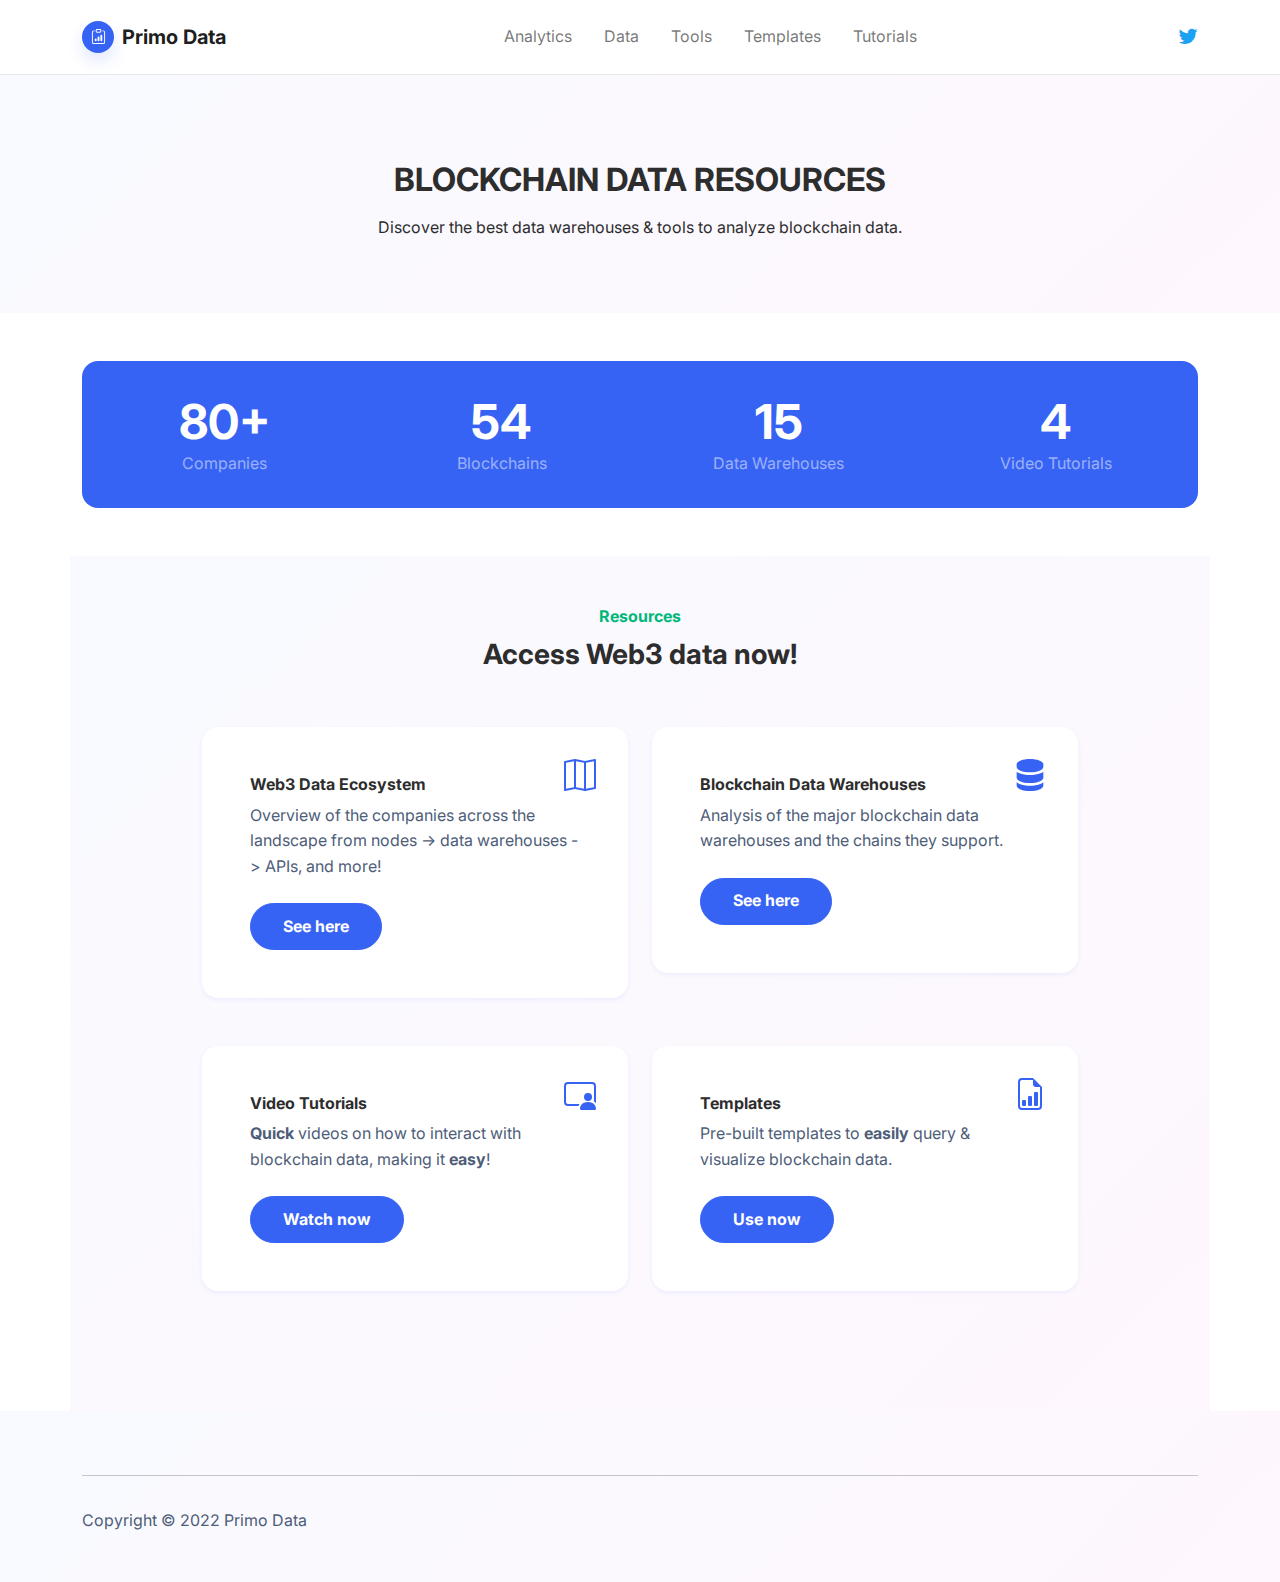
<file: index.html>
<!DOCTYPE html>
<html lang="en">

<head>
    <meta charset="utf-8">
    <meta name="viewport" content="width=device-width, initial-scale=1.0, shrink-to-fit=no">
    <title>Primo Data</title>
    <link rel="icon" type="image/jpeg" sizes="72x77" href="assets/img/favicon.jpg">
    <link rel="icon" type="image/jpeg" sizes="72x77" href="assets/img/favicon.jpg">
    <link rel="stylesheet" href="assets/bootstrap/css/bootstrap.min.css">
    <link rel="stylesheet" href="https://fonts.googleapis.com/css?family=Inter:300italic,400italic,600italic,700italic,800italic,400,300,600,700,800&amp;display=swap">
    <link rel="stylesheet" href="assets/fonts/font-awesome.min.css">
    <link rel="stylesheet" href="assets/css/custom.css">
    <link rel="stylesheet" href="assets/css/Pricing-Yearly--Monthly-badges.css">
    <link rel="stylesheet" href="assets/css/Responsive-Youtube-Embed.css">
    <link rel="stylesheet" href="assets/css/Team-Horizontal-icons.css">
    <link rel="stylesheet" href="assets/css/Team-Horizontal-images.css">
</head>

<body>
    <nav class="navbar navbar-light navbar-expand-md sticky-top navbar-shrink py-3" id="mainNav">
        <div class="container"><a class="navbar-brand d-flex align-items-center" href="/index.html"><span class="bs-icon-sm bs-icon-circle bs-icon-primary shadow d-flex justify-content-center align-items-center me-2 bs-icon"><svg xmlns="http://www.w3.org/2000/svg" width="1em" height="1em" fill="currentColor" viewBox="0 0 16 16" class="bi bi-clipboard-data" style="font-size: 15px;">
                        <path d="M4 11a1 1 0 1 1 2 0v1a1 1 0 1 1-2 0v-1zm6-4a1 1 0 1 1 2 0v5a1 1 0 1 1-2 0V7zM7 9a1 1 0 0 1 2 0v3a1 1 0 1 1-2 0V9z"></path>
                        <path d="M4 1.5H3a2 2 0 0 0-2 2V14a2 2 0 0 0 2 2h10a2 2 0 0 0 2-2V3.5a2 2 0 0 0-2-2h-1v1h1a1 1 0 0 1 1 1V14a1 1 0 0 1-1 1H3a1 1 0 0 1-1-1V3.5a1 1 0 0 1 1-1h1v-1z"></path>
                        <path d="M9.5 1a.5.5 0 0 1 .5.5v1a.5.5 0 0 1-.5.5h-3a.5.5 0 0 1-.5-.5v-1a.5.5 0 0 1 .5-.5h3zm-3-1A1.5 1.5 0 0 0 5 1.5v1A1.5 1.5 0 0 0 6.5 4h3A1.5 1.5 0 0 0 11 2.5v-1A1.5 1.5 0 0 0 9.5 0h-3z"></path>
                    </svg></span><span>Primo Data</span></a><button data-bs-toggle="collapse" class="navbar-toggler" data-bs-target="#navcol-1"><span class="visually-hidden">Toggle navigation</span><span class="navbar-toggler-icon"></span></button>
            <div class="collapse navbar-collapse" id="navcol-1">
                <ul class="navbar-nav mx-auto">
                    <li class="nav-item"><a class="nav-link" href="analytics.html">Analytics</a></li>
                    <li class="nav-item"><a class="nav-link" href="data.html">Data</a></li>
                    <li class="nav-item"><a class="nav-link" href="tools.html">Tools</a></li>
                    <li class="nav-item"><a class="nav-link" href="templates.html">Templates</a></li>
                    <li class="nav-item"><a class="nav-link" href="tutorials.html">Tutorials</a></li>
                </ul><a href="https://twitter.com/primo_data"><i class="fa fa-twitter fa-lg" style="color:#1DA1F2"></i></a>
            </div>
        </div>
    </nav>
    <header class="bg-primary-gradient">
        <section class="py-4 py-xl-5">
            <div class="container h-100">
                <div class="row h-100">
                    <div class="col-md-10 col-xl-8 text-center d-flex d-sm-flex d-md-flex justify-content-center align-items-center mx-auto justify-content-md-start align-items-md-center justify-content-xl-center">
                        <div>
                            <h2 class="text-uppercase fw-bold mb-3"><br>Blockchain Data Resources</h2>
                            <p class="mb-4">Discover the best data warehouses &amp; tools to analyze blockchain data. </p>
                        </div>
                    </div>
                </div>
            </div>
        </section>
    </header>
    <div class="container py-4 py-xl-5">
        <div class="text-center text-white-50 bg-primary border rounded border-0 p-3">
            <div class="row row-cols-2 row-cols-md-4">
                <div class="col">
                    <div class="p-3">
                        <h4 class="display-5 fw-bold text-white mb-0">80+</h4>
                        <p class="mb-0">Companies</p>
                    </div>
                </div>
                <div class="col">
                    <div class="p-3">
                        <h4 class="display-5 fw-bold text-white mb-0">54</h4>
                        <p class="mb-0">Blockchains</p>
                    </div>
                </div>
                <div class="col">
                    <div class="p-3">
                        <h4 class="display-5 fw-bold text-white mb-0">15</h4>
                        <p class="mb-0">Data Warehouses</p>
                    </div>
                </div>
                <div class="col">
                    <div class="p-3">
                        <h4 class="display-5 fw-bold text-white mb-0">4</h4>
                        <p class="mb-0">Video Tutorials</p>
                    </div>
                </div>
            </div>
        </div>
    </div>
    <section>
        <div class="container bg-primary-gradient py-5">
            <div class="row">
                <div class="col-md-8 col-xl-6 text-center mx-auto">
                    <p class="fw-bold text-success mb-2">Resources</p>
                    <h3 class="fw-bold">Access Web3 data now!</h3>
                </div>
            </div>
            <div class="py-5 p-lg-5">
                <div class="row row-cols-1 row-cols-md-2 mx-auto" style="max-width: 900px;">
                    <div class="col mb-5">
                        <div class="card shadow-sm">
                            <div class="card-body px-4 py-5 px-md-5">
                                <div class="bs-icon-lg d-flex justify-content-center align-items-center mb-3 bs-icon" style="top: 1rem;right: 1rem;position: absolute;"><svg xmlns="http://www.w3.org/2000/svg" width="1em" height="1em" fill="currentColor" viewBox="0 0 16 16" class="bi bi-map">
                                        <path fill-rule="evenodd" d="M15.817.113A.5.5 0 0 1 16 .5v14a.5.5 0 0 1-.402.49l-5 1a.502.502 0 0 1-.196 0L5.5 15.01l-4.902.98A.5.5 0 0 1 0 15.5v-14a.5.5 0 0 1 .402-.49l5-1a.5.5 0 0 1 .196 0L10.5.99l4.902-.98a.5.5 0 0 1 .415.103zM10 1.91l-4-.8v12.98l4 .8V1.91zm1 12.98 4-.8V1.11l-4 .8v12.98zm-6-.8V1.11l-4 .8v12.98l4-.8z"></path>
                                    </svg></div>
                                <h5 class="fw-bold card-title">Web3 Data Ecosystem</h5>
                                <p class="text-muted card-text mb-4">Overview of the companies across the landscape from nodes -&gt; data warehouses -&gt; APIs, and more!</p><a class="btn btn-primary" href="tools.html">See here<br></a>
                            </div>
                        </div>
                    </div>
                    <div class="col mb-5">
                        <div class="card shadow-sm">
                            <div class="card-body px-4 py-5 px-md-5">
                                <div class="bs-icon-lg d-flex justify-content-center align-items-center mb-3 bs-icon" style="top: 1rem;right: 1rem;position: absolute;"><svg xmlns="http://www.w3.org/2000/svg" width="1em" height="1em" fill="currentColor" viewBox="0 0 16 16" class="bi bi-server">
                                        <path d="M1.333 2.667C1.333 1.194 4.318 0 8 0s6.667 1.194 6.667 2.667V4c0 1.473-2.985 2.667-6.667 2.667S1.333 5.473 1.333 4V2.667z"></path>
                                        <path d="M1.333 6.334v3C1.333 10.805 4.318 12 8 12s6.667-1.194 6.667-2.667V6.334a6.51 6.51 0 0 1-1.458.79C11.81 7.684 9.967 8 8 8c-1.966 0-3.809-.317-5.208-.876a6.508 6.508 0 0 1-1.458-.79z"></path>
                                        <path d="M14.667 11.668a6.51 6.51 0 0 1-1.458.789c-1.4.56-3.242.876-5.21.876-1.966 0-3.809-.316-5.208-.876a6.51 6.51 0 0 1-1.458-.79v1.666C1.333 14.806 4.318 16 8 16s6.667-1.194 6.667-2.667v-1.665z"></path>
                                    </svg></div>
                                <h5 class="fw-bold card-title">Blockchain Data Warehouses</h5>
                                <p class="text-muted card-text mb-4">Analysis of the major blockchain data warehouses and the chains they support.</p><a class="btn btn-primary" href="data.html">See here</a>
                            </div>
                        </div>
                    </div>
                    <div class="col mb-4">
                        <div class="card shadow-sm">
                            <div class="card-body px-4 py-5 px-md-5">
                                <div class="bs-icon-lg d-flex justify-content-center align-items-center mb-3 bs-icon" style="top: 1rem;right: 1rem;position: absolute;"><svg xmlns="http://www.w3.org/2000/svg" width="1em" height="1em" fill="currentColor" viewBox="0 0 16 16" class="bi bi-person-video3">
                                        <path d="M14 9.5a2 2 0 1 1-4 0 2 2 0 0 1 4 0Zm-6 5.7c0 .8.8.8.8.8h6.4s.8 0 .8-.8-.8-3.2-4-3.2-4 2.4-4 3.2Z"></path>
                                        <path d="M2 2a2 2 0 0 0-2 2v8a2 2 0 0 0 2 2h5.243c.122-.326.295-.668.526-1H2a1 1 0 0 1-1-1V4a1 1 0 0 1 1-1h12a1 1 0 0 1 1 1v7.81c.353.23.656.496.91.783.059-.187.09-.386.09-.593V4a2 2 0 0 0-2-2H2Z"></path>
                                    </svg></div>
                                <h5 class="fw-bold card-title">Video Tutorials</h5>
                                <p class="text-muted card-text mb-4"><strong>Quick</strong> videos on how to interact with blockchain data, making it <strong>easy</strong>!</p><a class="btn btn-primary" href="tutorials.html">Watch now</a>
                            </div>
                        </div>
                    </div>
                    <div class="col mb-4">
                        <div class="card shadow-sm">
                            <div class="card-body px-4 py-5 px-md-5">
                                <div class="bs-icon-lg d-flex justify-content-center align-items-center mb-3 bs-icon" style="top: 1rem;right: 1rem;position: absolute;"><svg xmlns="http://www.w3.org/2000/svg" width="1em" height="1em" fill="currentColor" viewBox="0 0 16 16" class="bi bi-file-earmark-bar-graph">
                                        <path d="M10 13.5a.5.5 0 0 0 .5.5h1a.5.5 0 0 0 .5-.5v-6a.5.5 0 0 0-.5-.5h-1a.5.5 0 0 0-.5.5v6zm-2.5.5a.5.5 0 0 1-.5-.5v-4a.5.5 0 0 1 .5-.5h1a.5.5 0 0 1 .5.5v4a.5.5 0 0 1-.5.5h-1zm-3 0a.5.5 0 0 1-.5-.5v-2a.5.5 0 0 1 .5-.5h1a.5.5 0 0 1 .5.5v2a.5.5 0 0 1-.5.5h-1z"></path>
                                        <path d="M14 14V4.5L9.5 0H4a2 2 0 0 0-2 2v12a2 2 0 0 0 2 2h8a2 2 0 0 0 2-2zM9.5 3A1.5 1.5 0 0 0 11 4.5h2V14a1 1 0 0 1-1 1H4a1 1 0 0 1-1-1V2a1 1 0 0 1 1-1h5.5v2z"></path>
                                    </svg></div>
                                <h5 class="fw-bold card-title">Templates</h5>
                                <p class="text-muted card-text mb-4">Pre-built templates to <strong>easily </strong>query &amp; visualize blockchain data.</p><a class="btn btn-primary" href="templates.html">Use now</a>
                            </div>
                        </div>
                    </div>
                </div>
            </div>
        </div>
    </section>
    <footer class="bg-primary-gradient">
        <div class="container py-4 py-lg-5">
            <hr>
            <div class="text-muted d-flex justify-content-between align-items-center pt-3">
                <p class="mb-0">Copyright © 2022 Primo Data</p>
                <ul class="list-inline mb-0">
                    <li class="list-inline-item"></li>
                    <li class="list-inline-item"></li>
                    <li class="list-inline-item"></li>
                </ul>
            </div>
        </div>
    </footer>
    <script src="assets/bootstrap/js/bootstrap.min.js"></script>
    <script src="assets/js/bold-and-bright.js"></script>
</body>

</html>
</file>
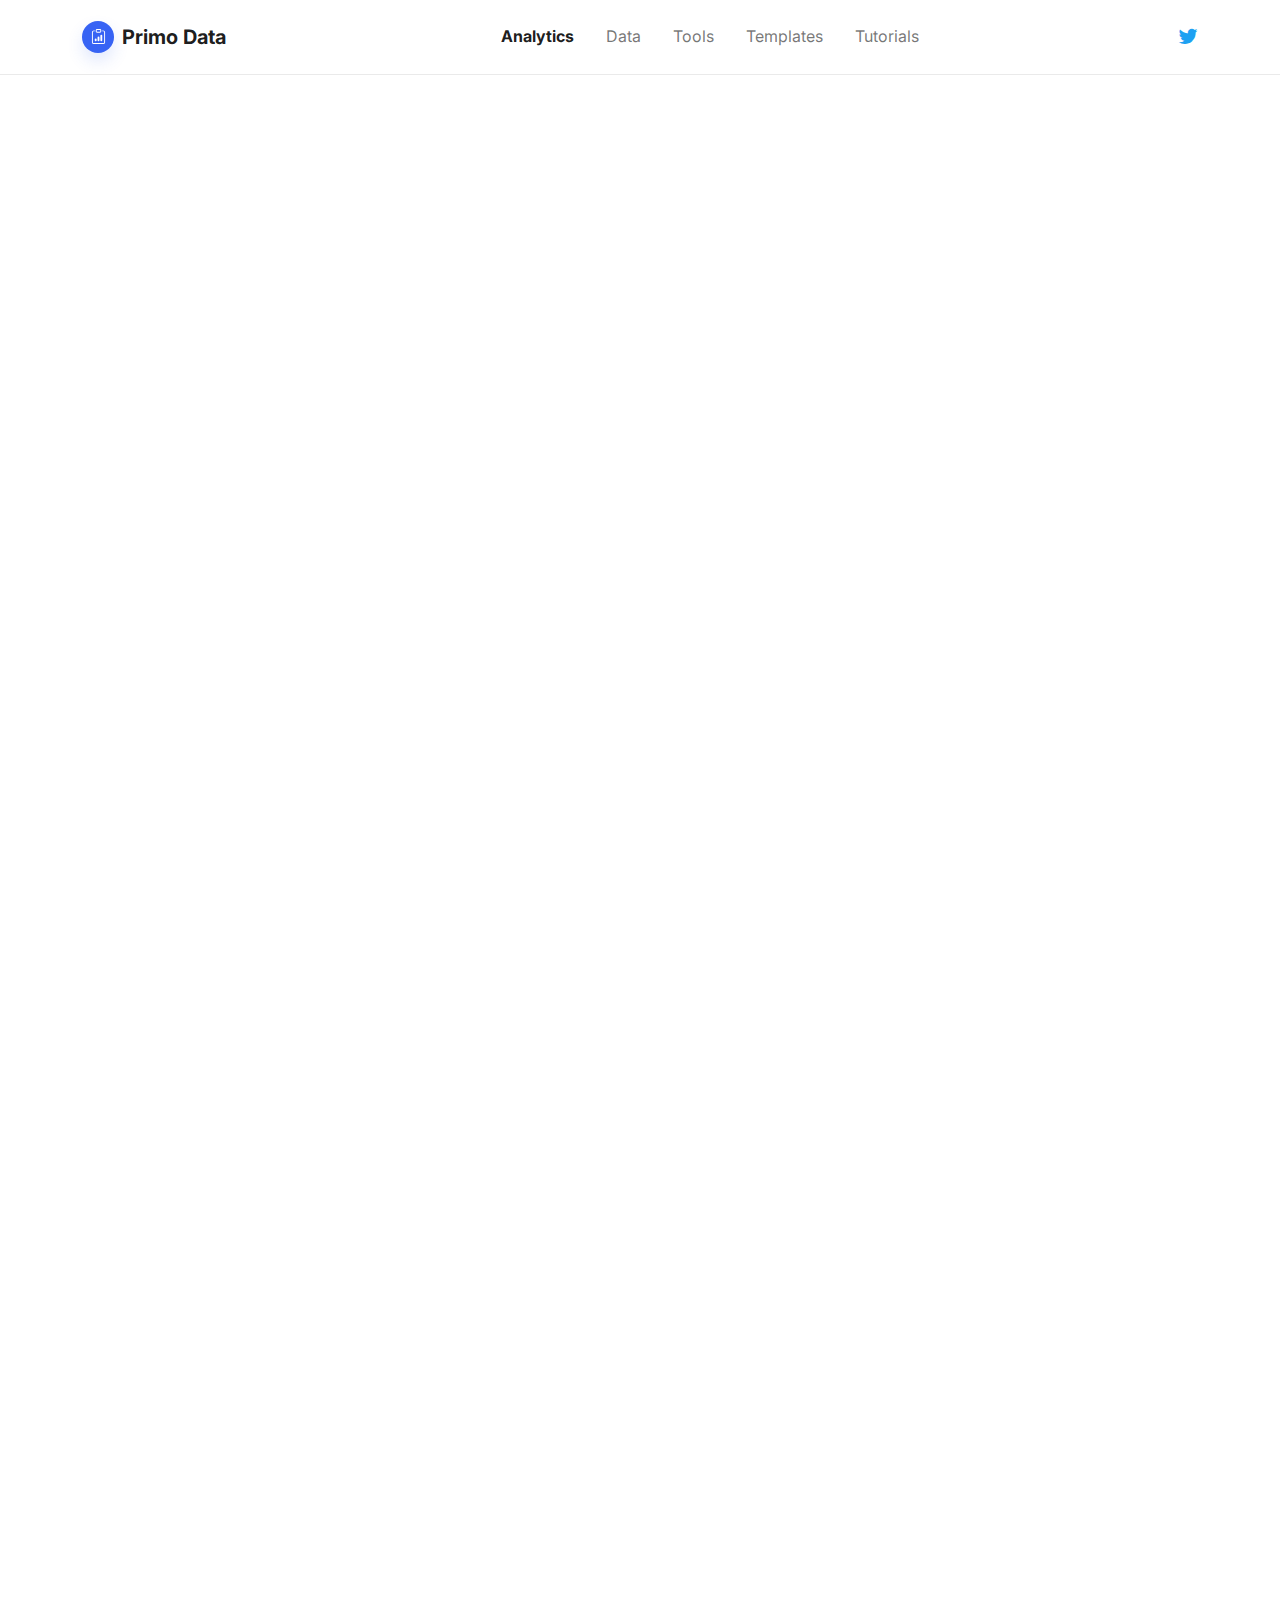
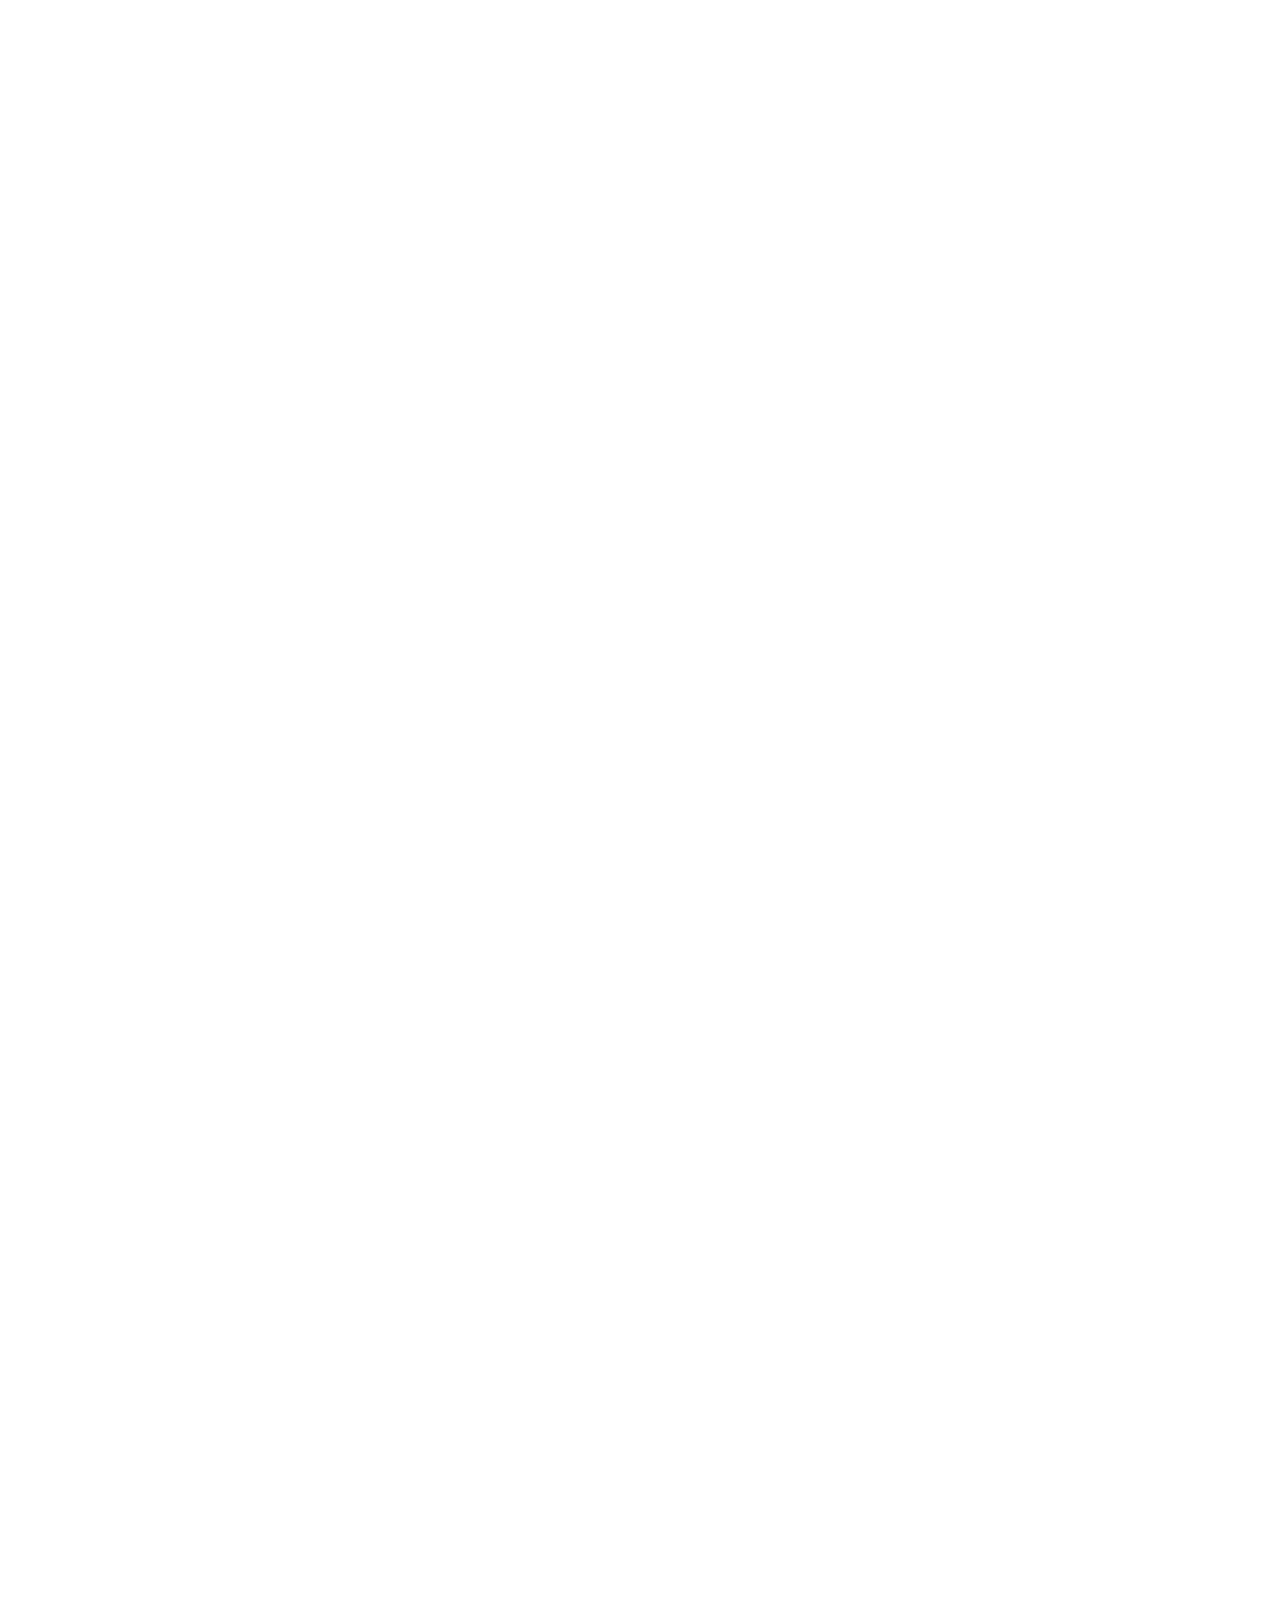
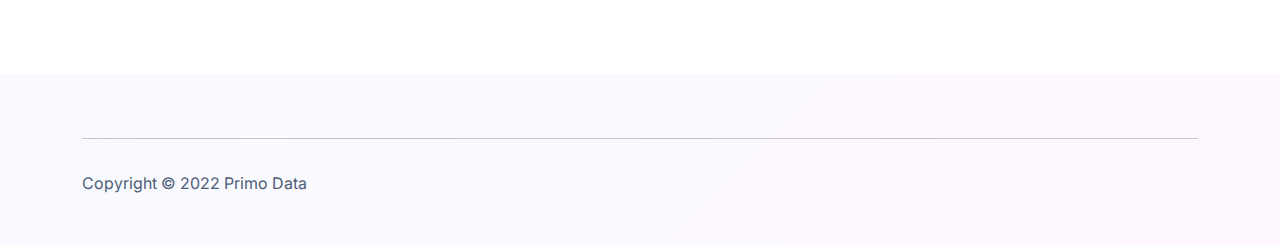
<file: analytics.html>
<!DOCTYPE html>
<html lang="en">

<head>
    <meta charset="utf-8">
    <meta name="viewport" content="width=device-width, initial-scale=1.0, shrink-to-fit=no">
    <title>Analytics</title>
    <link rel="icon" type="image/jpeg" sizes="72x77" href="assets/img/favicon.jpg">
    <link rel="icon" type="image/jpeg" sizes="72x77" href="assets/img/favicon.jpg">
    <link rel="stylesheet" href="assets/bootstrap/css/bootstrap.min.css">
    <link rel="stylesheet" href="https://fonts.googleapis.com/css?family=Inter:300italic,400italic,600italic,700italic,800italic,400,300,600,700,800&amp;display=swap">
    <link rel="stylesheet" href="assets/fonts/font-awesome.min.css">
    <link rel="stylesheet" href="assets/css/custom.css">
    <link rel="stylesheet" href="assets/css/Pricing-Yearly--Monthly-badges.css">
    <link rel="stylesheet" href="assets/css/Responsive-Youtube-Embed.css">
    <link rel="stylesheet" href="assets/css/Team-Horizontal-icons.css">
    <link rel="stylesheet" href="assets/css/Team-Horizontal-images.css">
</head>

<body>
    <nav class="navbar navbar-light navbar-expand-md sticky-top navbar-shrink py-3" id="mainNav">
        <div class="container"><a class="navbar-brand d-flex align-items-center" href="/index.html"><span class="bs-icon-sm bs-icon-circle bs-icon-primary shadow d-flex justify-content-center align-items-center me-2 bs-icon"><svg xmlns="http://www.w3.org/2000/svg" width="1em" height="1em" fill="currentColor" viewBox="0 0 16 16" class="bi bi-clipboard-data" style="font-size: 15px;">
                        <path d="M4 11a1 1 0 1 1 2 0v1a1 1 0 1 1-2 0v-1zm6-4a1 1 0 1 1 2 0v5a1 1 0 1 1-2 0V7zM7 9a1 1 0 0 1 2 0v3a1 1 0 1 1-2 0V9z"></path>
                        <path d="M4 1.5H3a2 2 0 0 0-2 2V14a2 2 0 0 0 2 2h10a2 2 0 0 0 2-2V3.5a2 2 0 0 0-2-2h-1v1h1a1 1 0 0 1 1 1V14a1 1 0 0 1-1 1H3a1 1 0 0 1-1-1V3.5a1 1 0 0 1 1-1h1v-1z"></path>
                        <path d="M9.5 1a.5.5 0 0 1 .5.5v1a.5.5 0 0 1-.5.5h-3a.5.5 0 0 1-.5-.5v-1a.5.5 0 0 1 .5-.5h3zm-3-1A1.5 1.5 0 0 0 5 1.5v1A1.5 1.5 0 0 0 6.5 4h3A1.5 1.5 0 0 0 11 2.5v-1A1.5 1.5 0 0 0 9.5 0h-3z"></path>
                    </svg></span><span>Primo Data</span></a><button data-bs-toggle="collapse" class="navbar-toggler" data-bs-target="#navcol-1"><span class="visually-hidden">Toggle navigation</span><span class="navbar-toggler-icon"></span></button>
            <div class="collapse navbar-collapse" id="navcol-1">
                <ul class="navbar-nav mx-auto">
                    <li class="nav-item"><a class="nav-link active" href="analytics.html">Analytics</a></li>
                    <li class="nav-item"><a class="nav-link" href="data.html">Data</a></li>
                    <li class="nav-item"><a class="nav-link" href="tools.html">Tools</a></li>
                    <li class="nav-item"><a class="nav-link" href="templates.html">Templates</a></li>
                    <li class="nav-item"><a class="nav-link" href="tutorials.html">Tutorials</a></li>
                </ul><a href="https://twitter.com/primo_data"><i class="fa fa-twitter fa-lg" style="color:#1DA1F2"></i></a>
            </div>
        </div>
    </nav>
    <section class="py-5">
        <div class="container py-5"><iframe width="100%" height="3000" src="https://datastudio.google.com/embed/reporting/1723c2ce-4429-43f2-bc02-25506e58b233/page/s499C" frameborder="0" style="border:0" allowfullscreen></iframe></div>
    </section>
    <footer class="bg-primary-gradient">
        <div class="container py-4 py-lg-5">
            <hr>
            <div class="text-muted d-flex justify-content-between align-items-center pt-3">
                <p class="mb-0">Copyright © 2022 Primo Data</p>
                <ul class="list-inline mb-0">
                    <li class="list-inline-item"></li>
                    <li class="list-inline-item"></li>
                    <li class="list-inline-item"></li>
                </ul>
            </div>
        </div>
    </footer>
    <script src="assets/bootstrap/js/bootstrap.min.js"></script>
    <script src="assets/js/bold-and-bright.js"></script>
</body>

</html>
</file>
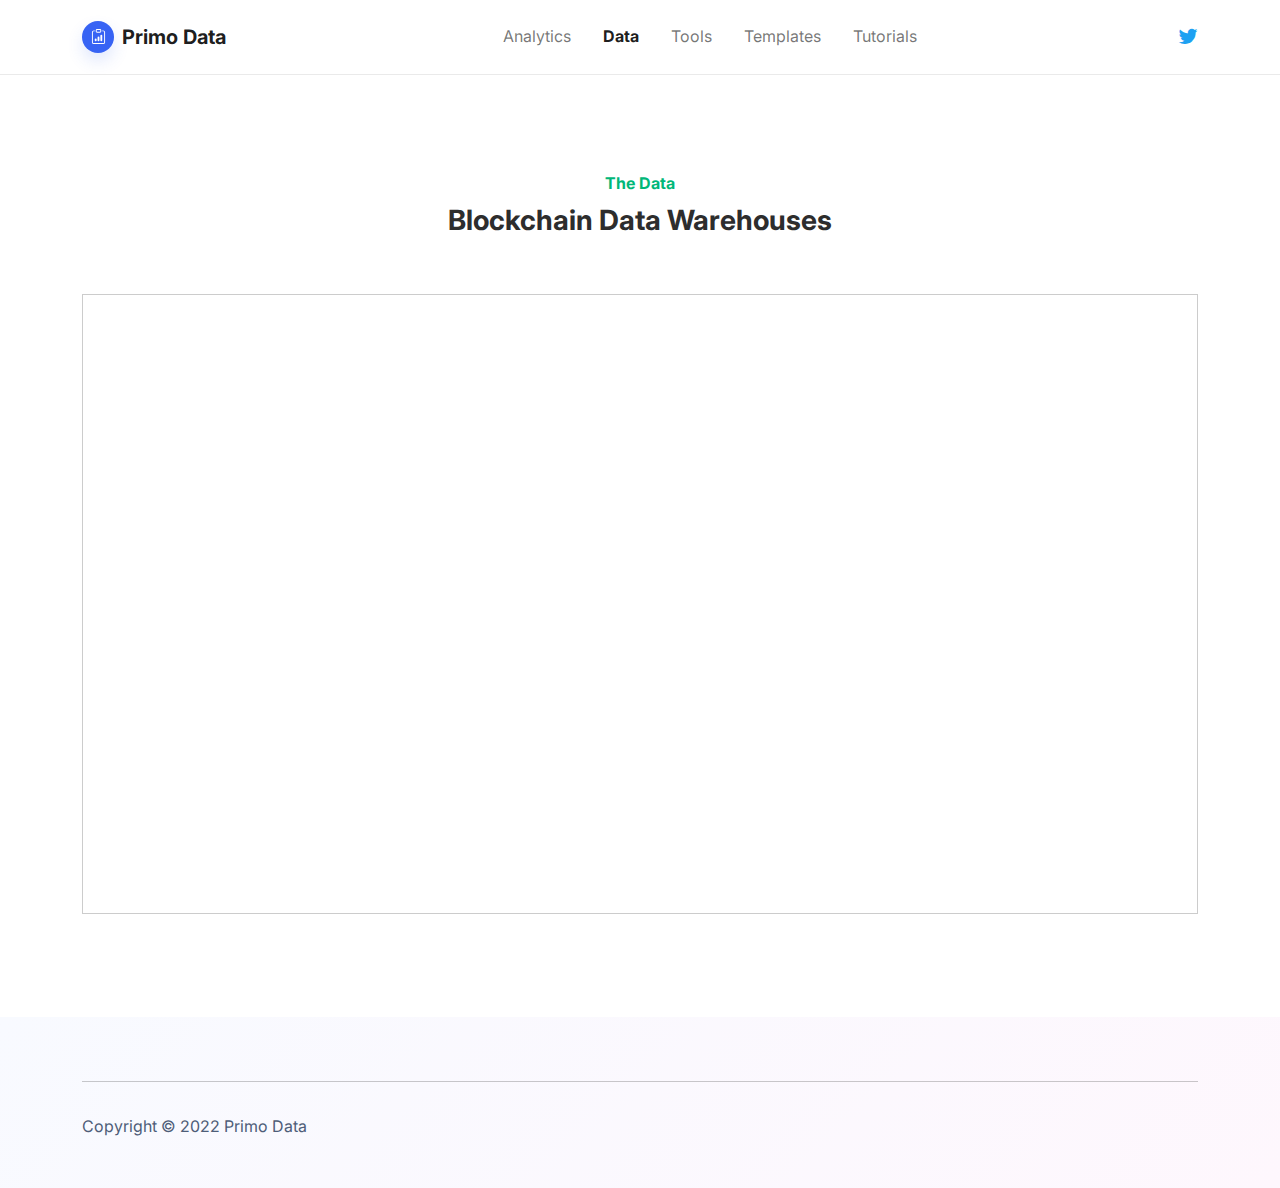
<file: data.html>
<!DOCTYPE html>
<html lang="en">

<head>
    <meta charset="utf-8">
    <meta name="viewport" content="width=device-width, initial-scale=1.0, shrink-to-fit=no">
    <title>Blockchain Data Warehouses</title>
    <link rel="icon" type="image/jpeg" sizes="72x77" href="assets/img/favicon.jpg">
    <link rel="icon" type="image/jpeg" sizes="72x77" href="assets/img/favicon.jpg">
    <link rel="stylesheet" href="assets/bootstrap/css/bootstrap.min.css">
    <link rel="stylesheet" href="https://fonts.googleapis.com/css?family=Inter:300italic,400italic,600italic,700italic,800italic,400,300,600,700,800&amp;display=swap">
    <link rel="stylesheet" href="assets/fonts/font-awesome.min.css">
    <link rel="stylesheet" href="assets/css/custom.css">
    <link rel="stylesheet" href="assets/css/Pricing-Yearly--Monthly-badges.css">
    <link rel="stylesheet" href="assets/css/Responsive-Youtube-Embed.css">
    <link rel="stylesheet" href="assets/css/Team-Horizontal-icons.css">
    <link rel="stylesheet" href="assets/css/Team-Horizontal-images.css">
</head>

<body>
    <nav class="navbar navbar-light navbar-expand-md sticky-top navbar-shrink py-3" id="mainNav">
        <div class="container"><a class="navbar-brand d-flex align-items-center" href="/index.html"><span class="bs-icon-sm bs-icon-circle bs-icon-primary shadow d-flex justify-content-center align-items-center me-2 bs-icon"><svg xmlns="http://www.w3.org/2000/svg" width="1em" height="1em" fill="currentColor" viewBox="0 0 16 16" class="bi bi-clipboard-data" style="font-size: 15px;">
                        <path d="M4 11a1 1 0 1 1 2 0v1a1 1 0 1 1-2 0v-1zm6-4a1 1 0 1 1 2 0v5a1 1 0 1 1-2 0V7zM7 9a1 1 0 0 1 2 0v3a1 1 0 1 1-2 0V9z"></path>
                        <path d="M4 1.5H3a2 2 0 0 0-2 2V14a2 2 0 0 0 2 2h10a2 2 0 0 0 2-2V3.5a2 2 0 0 0-2-2h-1v1h1a1 1 0 0 1 1 1V14a1 1 0 0 1-1 1H3a1 1 0 0 1-1-1V3.5a1 1 0 0 1 1-1h1v-1z"></path>
                        <path d="M9.5 1a.5.5 0 0 1 .5.5v1a.5.5 0 0 1-.5.5h-3a.5.5 0 0 1-.5-.5v-1a.5.5 0 0 1 .5-.5h3zm-3-1A1.5 1.5 0 0 0 5 1.5v1A1.5 1.5 0 0 0 6.5 4h3A1.5 1.5 0 0 0 11 2.5v-1A1.5 1.5 0 0 0 9.5 0h-3z"></path>
                    </svg></span><span>Primo Data</span></a><button data-bs-toggle="collapse" class="navbar-toggler" data-bs-target="#navcol-1"><span class="visually-hidden">Toggle navigation</span><span class="navbar-toggler-icon"></span></button>
            <div class="collapse navbar-collapse" id="navcol-1">
                <ul class="navbar-nav mx-auto">
                    <li class="nav-item"><a class="nav-link" href="analytics.html">Analytics</a></li>
                    <li class="nav-item"><a class="nav-link active" href="data.html">Data</a></li>
                    <li class="nav-item"><a class="nav-link" href="tools.html">Tools</a></li>
                    <li class="nav-item"><a class="nav-link" href="templates.html">Templates</a></li>
                    <li class="nav-item"><a class="nav-link" href="tutorials.html">Tutorials</a></li>
                </ul><a href="https://twitter.com/primo_data"><i class="fa fa-twitter fa-lg" style="color:#1DA1F2"></i></a>
            </div>
        </div>
    </nav>
    <section class="py-5">
        <div class="container py-5">
            <div class="row mb-4 mb-lg-5">
                <div class="col-md-8 col-xl-6 text-center mx-auto">
                    <p class="fw-bold text-success mb-2">The Data</p>
                    <h3 class="fw-bold">Blockchain Data Warehouses</h3>
                </div>
            </div>
            <div class="row">
                <div class="col-md-12"><iframe class="airtable-embed" src="https://airtable.com/embed/shrqx2M6SmMI7SF9s?backgroundColor=yellow&viewControls=on" frameborder="0" onmousewheel="" width="100%" height="620" style="background: transparent; border: 1px solid #ccc;"></iframe></div>
            </div>
        </div>
    </section>
    <footer class="bg-primary-gradient">
        <div class="container py-4 py-lg-5">
            <hr>
            <div class="text-muted d-flex justify-content-between align-items-center pt-3">
                <p class="mb-0">Copyright © 2022 Primo Data</p>
                <ul class="list-inline mb-0">
                    <li class="list-inline-item"></li>
                    <li class="list-inline-item"></li>
                    <li class="list-inline-item"></li>
                </ul>
            </div>
        </div>
    </footer>
    <script src="assets/bootstrap/js/bootstrap.min.js"></script>
    <script src="assets/js/bold-and-bright.js"></script>
</body>

</html>
</file>
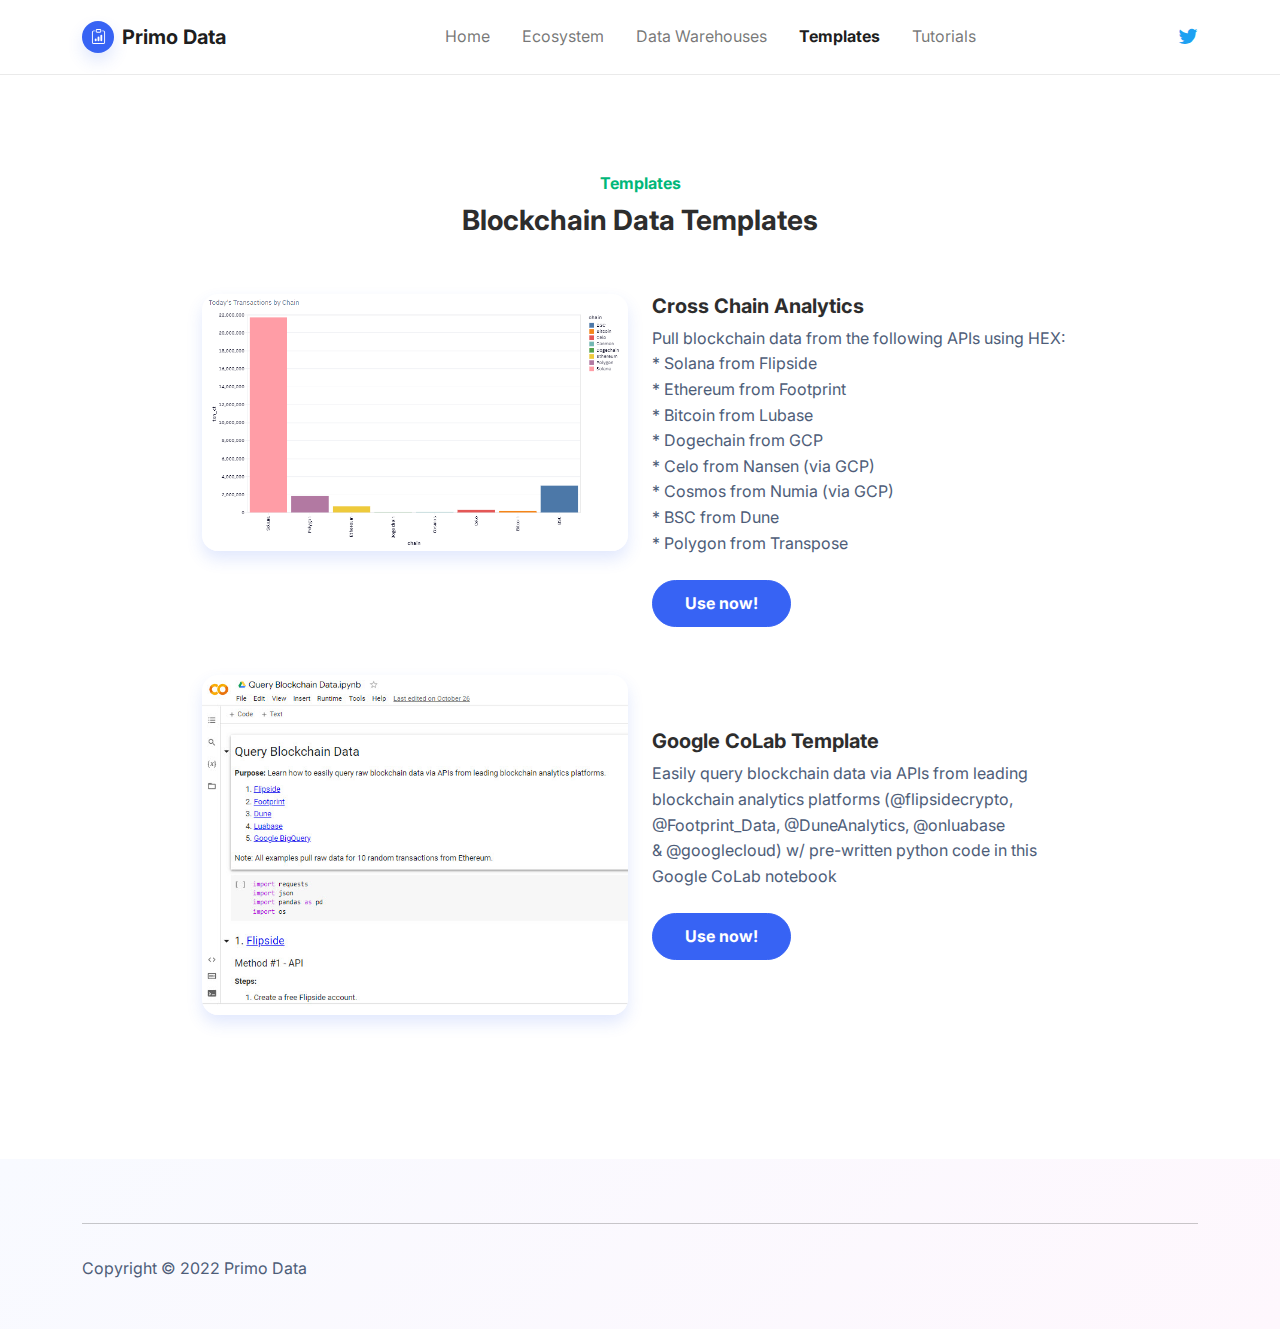
<file: templates.html>
<!DOCTYPE html>
<html lang="en">

<head>
    <meta charset="utf-8">
    <meta name="viewport" content="width=device-width, initial-scale=1.0, shrink-to-fit=no">
    <title>Templates</title>
    <link rel="icon" type="image/jpeg" sizes="72x77" href="assets/img/favicon.jpg">
    <link rel="icon" type="image/jpeg" sizes="72x77" href="assets/img/favicon.jpg">
    <link rel="stylesheet" href="assets/bootstrap/css/bootstrap.min.css">
    <link rel="stylesheet" href="https://fonts.googleapis.com/css?family=Inter:300italic,400italic,600italic,700italic,800italic,400,300,600,700,800&amp;display=swap">
    <link rel="stylesheet" href="assets/fonts/font-awesome.min.css">
    <link rel="stylesheet" href="assets/css/custom.css">
    <link rel="stylesheet" href="assets/css/Pricing-Yearly--Monthly-badges.css">
    <link rel="stylesheet" href="assets/css/Responsive-Youtube-Embed.css">
    <link rel="stylesheet" href="assets/css/Team-Horizontal-icons.css">
    <link rel="stylesheet" href="assets/css/Team-Horizontal-images.css">
</head>

<body>
    <nav class="navbar navbar-light navbar-expand-md sticky-top navbar-shrink py-3" id="mainNav">
        <div class="container"><a class="navbar-brand d-flex align-items-center" href="/"><span class="bs-icon-sm bs-icon-circle bs-icon-primary shadow d-flex justify-content-center align-items-center me-2 bs-icon"><svg xmlns="http://www.w3.org/2000/svg" width="1em" height="1em" fill="currentColor" viewBox="0 0 16 16" class="bi bi-clipboard-data" style="font-size: 15px;">
                        <path d="M4 11a1 1 0 1 1 2 0v1a1 1 0 1 1-2 0v-1zm6-4a1 1 0 1 1 2 0v5a1 1 0 1 1-2 0V7zM7 9a1 1 0 0 1 2 0v3a1 1 0 1 1-2 0V9z"></path>
                        <path d="M4 1.5H3a2 2 0 0 0-2 2V14a2 2 0 0 0 2 2h10a2 2 0 0 0 2-2V3.5a2 2 0 0 0-2-2h-1v1h1a1 1 0 0 1 1 1V14a1 1 0 0 1-1 1H3a1 1 0 0 1-1-1V3.5a1 1 0 0 1 1-1h1v-1z"></path>
                        <path d="M9.5 1a.5.5 0 0 1 .5.5v1a.5.5 0 0 1-.5.5h-3a.5.5 0 0 1-.5-.5v-1a.5.5 0 0 1 .5-.5h3zm-3-1A1.5 1.5 0 0 0 5 1.5v1A1.5 1.5 0 0 0 6.5 4h3A1.5 1.5 0 0 0 11 2.5v-1A1.5 1.5 0 0 0 9.5 0h-3z"></path>
                    </svg></span><span>Primo Data</span></a><button data-bs-toggle="collapse" class="navbar-toggler" data-bs-target="#navcol-1"><span class="visually-hidden">Toggle navigation</span><span class="navbar-toggler-icon"></span></button>
            <div class="collapse navbar-collapse" id="navcol-1">
                <ul class="navbar-nav mx-auto">
                    <li class="nav-item"><a class="nav-link" href="index.html">Home</a></li>
                    <li class="nav-item"><a class="nav-link" href="ecosystem.html">Ecosystem</a></li>
                    <li class="nav-item"><a class="nav-link" href="datawarehouses.html">Data Warehouses</a></li>
                    <li class="nav-item"><a class="nav-link active" href="templates.html">Templates</a></li>
                    <li class="nav-item"><a class="nav-link" href="tutorials.html">Tutorials</a></li>
                </ul><a href="https://twitter.com/primo_data"><i class="fa fa-twitter fa-lg" style="color:#1DA1F2"></i></a>
            </div>
        </div>
    </nav>
    <section class="py-5">
        <div class="container py-5">
            <div class="row mb-4 mb-lg-5">
                <div class="col-md-8 col-xl-6 text-center mx-auto">
                    <p class="fw-bold text-success mb-2">Templates</p>
                    <h3 class="fw-bold">Blockchain Data Templates</h3>
                </div>
            </div>
            <div class="row row-cols-1 row-cols-md-2 mx-auto" style="max-width: 900px;">
                <div class="col mb-5"><img class="rounded img-fluid shadow" src="assets/img/Fg6NVEOaEAAnvV7.png"></div>
                <div class="col d-md-flex align-items-md-end align-items-lg-center mb-5">
                    <div>
                        <h5 class="fw-bold">Cross Chain Analytics</h5>
                        <p class="text-muted mb-4">Pull blockchain data from the following APIs using HEX:<br>* Solana from Flipside<br>* Ethereum from Footprint<br>* Bitcoin from Lubase<br>* Dogechain from GCP<br>* Celo from Nansen (via GCP)<br>* Cosmos from Numia (via GCP)<br>* BSC from Dune<br>* Polygon from Transpose</p><a class="btn btn-primary" href="https://app.hex.tech/4ab1351f-1abb-46b1-9d35-d7fcd63c831f/hex/53ecd12f-c71b-417d-913d-5816663f22d2/draft/logic">Use now!</a>
                    </div>
                </div>
            </div>
            <div class="row row-cols-1 row-cols-md-2 mx-auto" style="max-width: 900px;">
                <div class="col mb-5"><img class="rounded img-fluid shadow" src="assets/img/2022-11-07_22-10-13.jpg"></div>
                <div class="col d-md-flex align-items-md-end align-items-lg-center mb-5">
                    <div>
                        <h5 class="fw-bold">Google CoLab Template</h5>
                        <p class="text-muted mb-4">Easily query blockchain data via APIs from leading blockchain analytics platforms (@flipsidecrypto,&nbsp; @Footprint_Data,&nbsp;@DuneAnalytics,&nbsp;@onluabase &amp;&nbsp;@googlecloud) w/ pre-written python code in this Google CoLab notebook</p><a class="btn btn-primary" href="https://colab.research.google.com/drive/1zsxX28_vZMVLSSJYOLI5hv2zsdKH34T0?usp=sharing">Use now!</a>
                    </div>
                </div>
            </div>
        </div>
    </section>
    <footer class="bg-primary-gradient">
        <div class="container py-4 py-lg-5">
            <hr>
            <div class="text-muted d-flex justify-content-between align-items-center pt-3">
                <p class="mb-0">Copyright © 2022 Primo Data</p>
                <ul class="list-inline mb-0">
                    <li class="list-inline-item"></li>
                    <li class="list-inline-item"></li>
                    <li class="list-inline-item"></li>
                </ul>
            </div>
        </div>
    </footer>
    <script src="assets/bootstrap/js/bootstrap.min.js"></script>
    <script src="assets/js/bold-and-bright.js"></script>
</body>

</html>
</file>
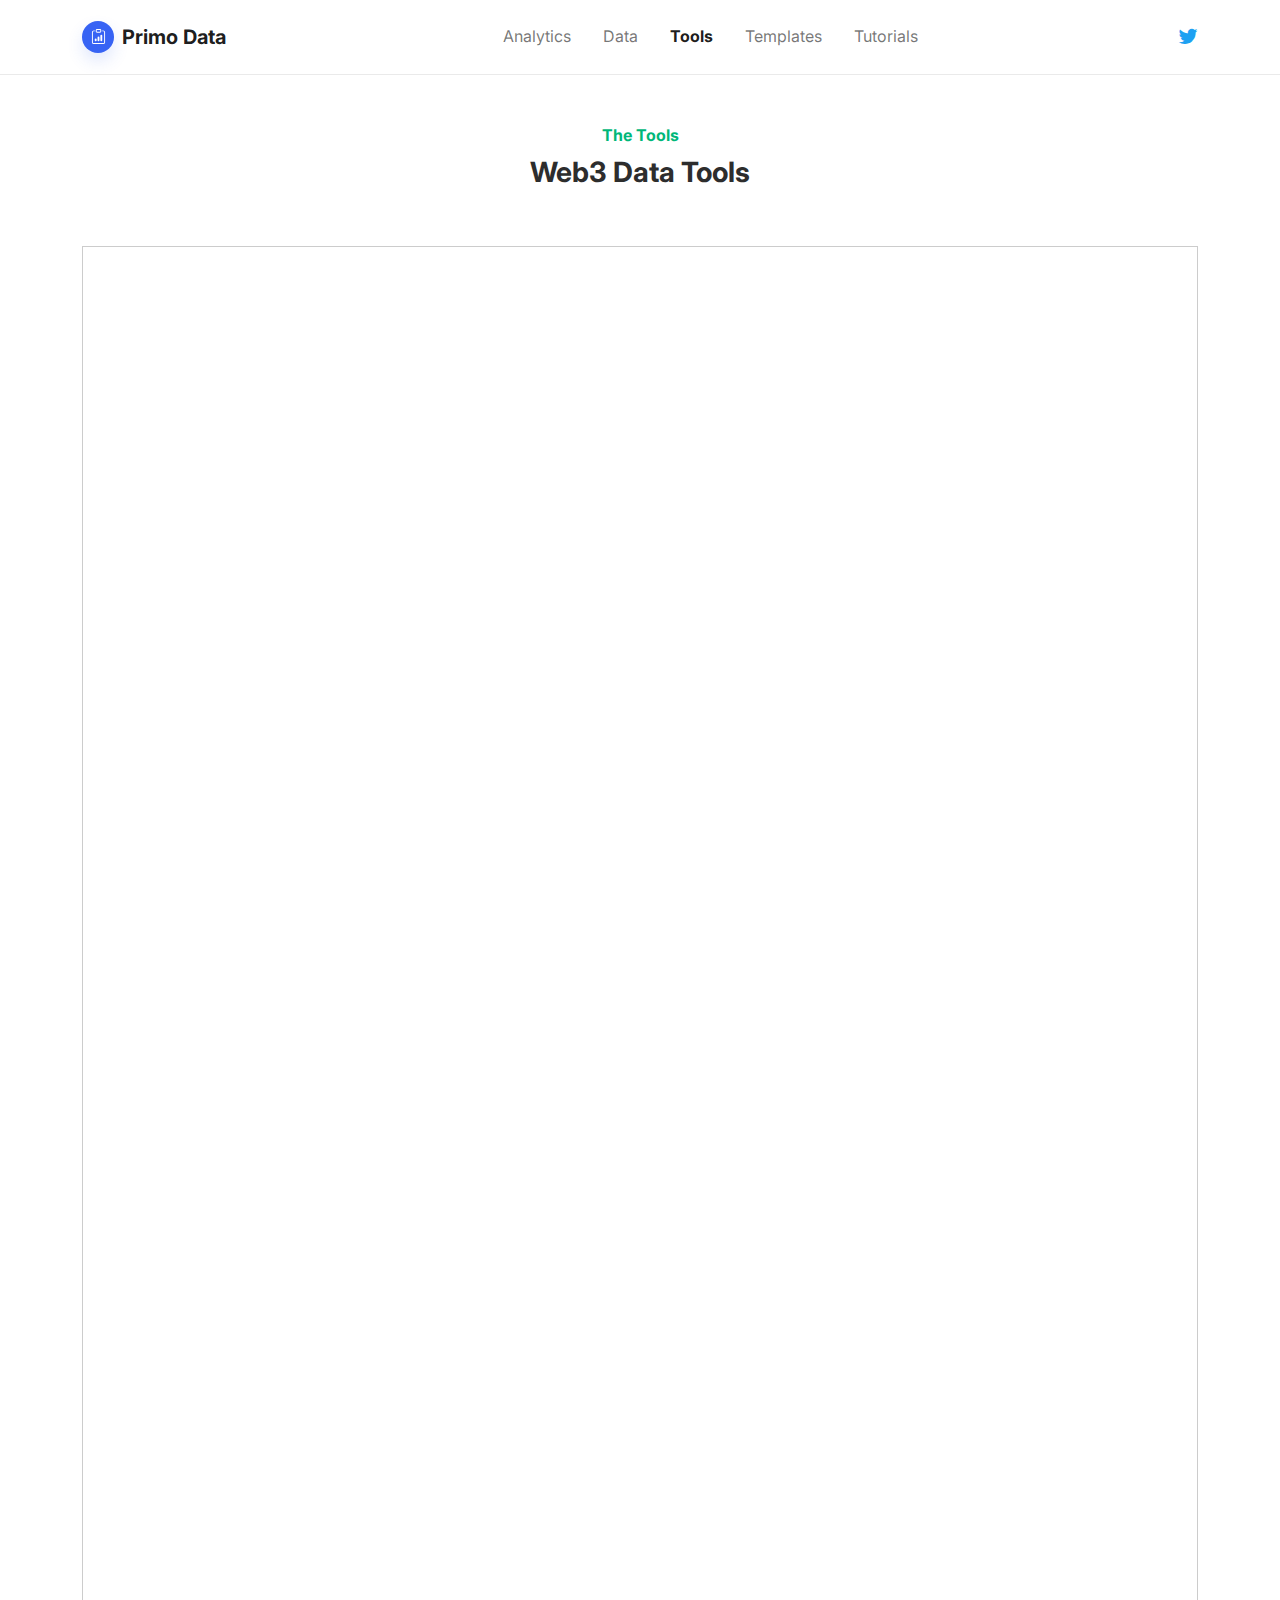
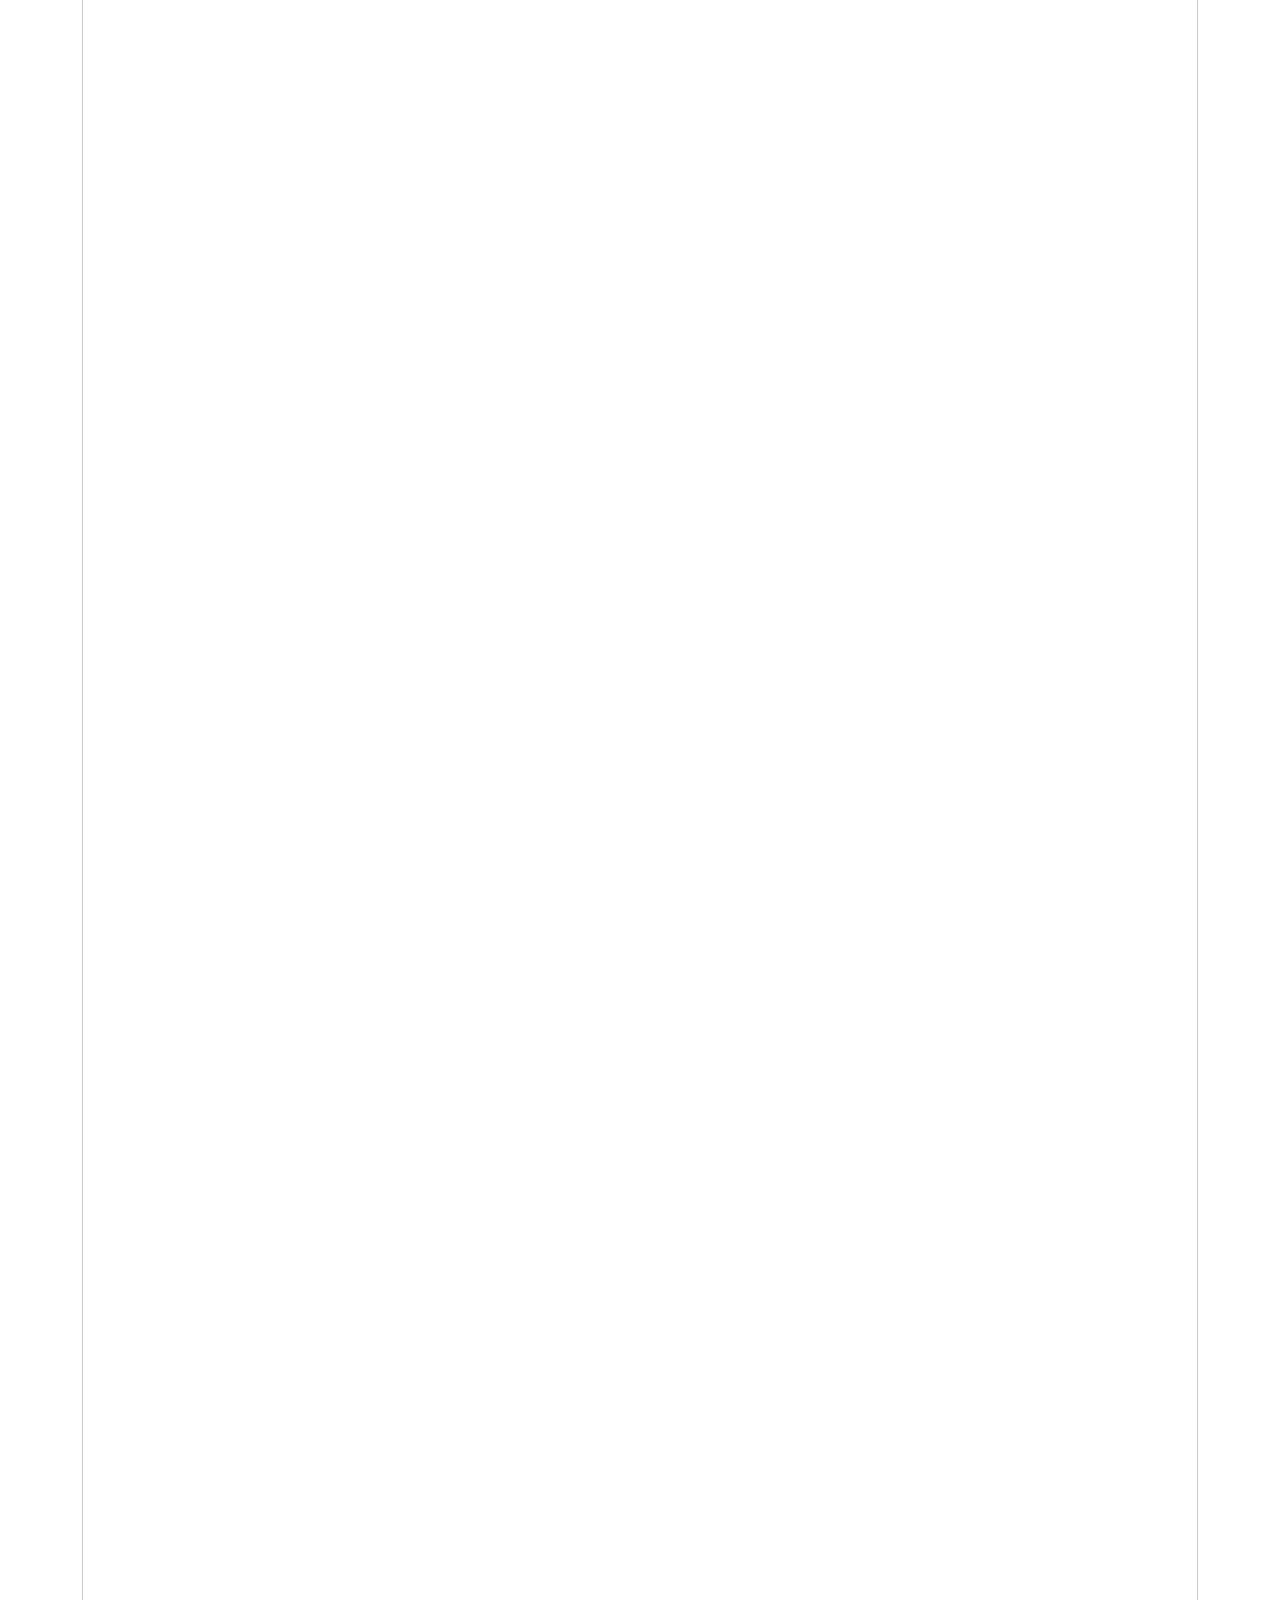
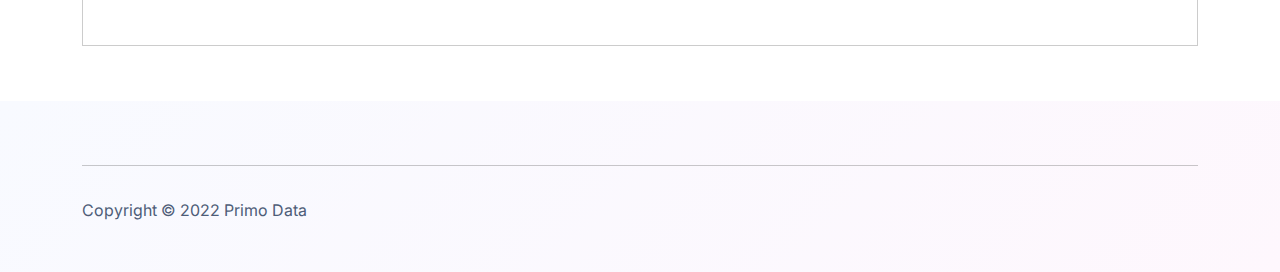
<file: tools.html>
<!DOCTYPE html>
<html lang="en">

<head>
    <meta charset="utf-8">
    <meta name="viewport" content="width=device-width, initial-scale=1.0, shrink-to-fit=no">
    <title>Web3 Data Tools</title>
    <link rel="icon" type="image/jpeg" sizes="72x77" href="assets/img/favicon.jpg">
    <link rel="icon" type="image/jpeg" sizes="72x77" href="assets/img/favicon.jpg">
    <link rel="stylesheet" href="assets/bootstrap/css/bootstrap.min.css">
    <link rel="stylesheet" href="https://fonts.googleapis.com/css?family=Inter:300italic,400italic,600italic,700italic,800italic,400,300,600,700,800&amp;display=swap">
    <link rel="stylesheet" href="assets/fonts/font-awesome.min.css">
    <link rel="stylesheet" href="assets/css/custom.css">
    <link rel="stylesheet" href="assets/css/Pricing-Yearly--Monthly-badges.css">
    <link rel="stylesheet" href="assets/css/Responsive-Youtube-Embed.css">
    <link rel="stylesheet" href="assets/css/Team-Horizontal-icons.css">
    <link rel="stylesheet" href="assets/css/Team-Horizontal-images.css">
</head>

<body>
    <nav class="navbar navbar-light navbar-expand-md sticky-top navbar-shrink py-3" id="mainNav">
        <div class="container"><a class="navbar-brand d-flex align-items-center" href="/index.html"><span class="bs-icon-sm bs-icon-circle bs-icon-primary shadow d-flex justify-content-center align-items-center me-2 bs-icon"><svg xmlns="http://www.w3.org/2000/svg" width="1em" height="1em" fill="currentColor" viewBox="0 0 16 16" class="bi bi-clipboard-data" style="font-size: 15px;">
                        <path d="M4 11a1 1 0 1 1 2 0v1a1 1 0 1 1-2 0v-1zm6-4a1 1 0 1 1 2 0v5a1 1 0 1 1-2 0V7zM7 9a1 1 0 0 1 2 0v3a1 1 0 1 1-2 0V9z"></path>
                        <path d="M4 1.5H3a2 2 0 0 0-2 2V14a2 2 0 0 0 2 2h10a2 2 0 0 0 2-2V3.5a2 2 0 0 0-2-2h-1v1h1a1 1 0 0 1 1 1V14a1 1 0 0 1-1 1H3a1 1 0 0 1-1-1V3.5a1 1 0 0 1 1-1h1v-1z"></path>
                        <path d="M9.5 1a.5.5 0 0 1 .5.5v1a.5.5 0 0 1-.5.5h-3a.5.5 0 0 1-.5-.5v-1a.5.5 0 0 1 .5-.5h3zm-3-1A1.5 1.5 0 0 0 5 1.5v1A1.5 1.5 0 0 0 6.5 4h3A1.5 1.5 0 0 0 11 2.5v-1A1.5 1.5 0 0 0 9.5 0h-3z"></path>
                    </svg></span><span>Primo Data</span></a><button data-bs-toggle="collapse" class="navbar-toggler" data-bs-target="#navcol-1"><span class="visually-hidden">Toggle navigation</span><span class="navbar-toggler-icon"></span></button>
            <div class="collapse navbar-collapse" id="navcol-1">
                <ul class="navbar-nav mx-auto">
                    <li class="nav-item"><a class="nav-link" href="analytics.html">Analytics</a></li>
                    <li class="nav-item"><a class="nav-link" href="data.html">Data</a></li>
                    <li class="nav-item"><a class="nav-link active" href="tools.html">Tools</a></li>
                    <li class="nav-item"><a class="nav-link" href="templates.html">Templates</a></li>
                    <li class="nav-item"><a class="nav-link" href="tutorials.html">Tutorials</a></li>
                </ul><a href="https://twitter.com/primo_data"><i class="fa fa-twitter fa-lg" style="color:#1DA1F2"></i></a>
            </div>
        </div>
    </nav>
    <section class="py-5">
        <div class="container">
            <div class="row mb-4 mb-lg-5">
                <div class="col-md-8 col-xl-6 text-center mx-auto">
                    <p class="fw-bold text-success mb-2">The Tools</p>
                    <h3 class="fw-bold">Web3 Data Tools</h3>
                </div>
            </div>
            <div class="row">
                <div class="col-md-12"><iframe class="airtable-embed" src="https://airtable.com/embed/shr1LZTx9y7RJH9BT?backgroundColor=yellow&viewControls=on" frameborder="0" onmousewheel="" width="100%" height="3000" style="background: transparent; border: 1px solid #ccc;"></iframe></div>
            </div>
        </div>
    </section>
    <footer class="bg-primary-gradient">
        <div class="container py-4 py-lg-5">
            <hr>
            <div class="text-muted d-flex justify-content-between align-items-center pt-3">
                <p class="mb-0">Copyright © 2022 Primo Data</p>
                <ul class="list-inline mb-0">
                    <li class="list-inline-item"></li>
                    <li class="list-inline-item"></li>
                    <li class="list-inline-item"></li>
                </ul>
            </div>
        </div>
    </footer>
    <script src="assets/bootstrap/js/bootstrap.min.js"></script>
    <script src="assets/js/bold-and-bright.js"></script>
</body>

</html>
</file>
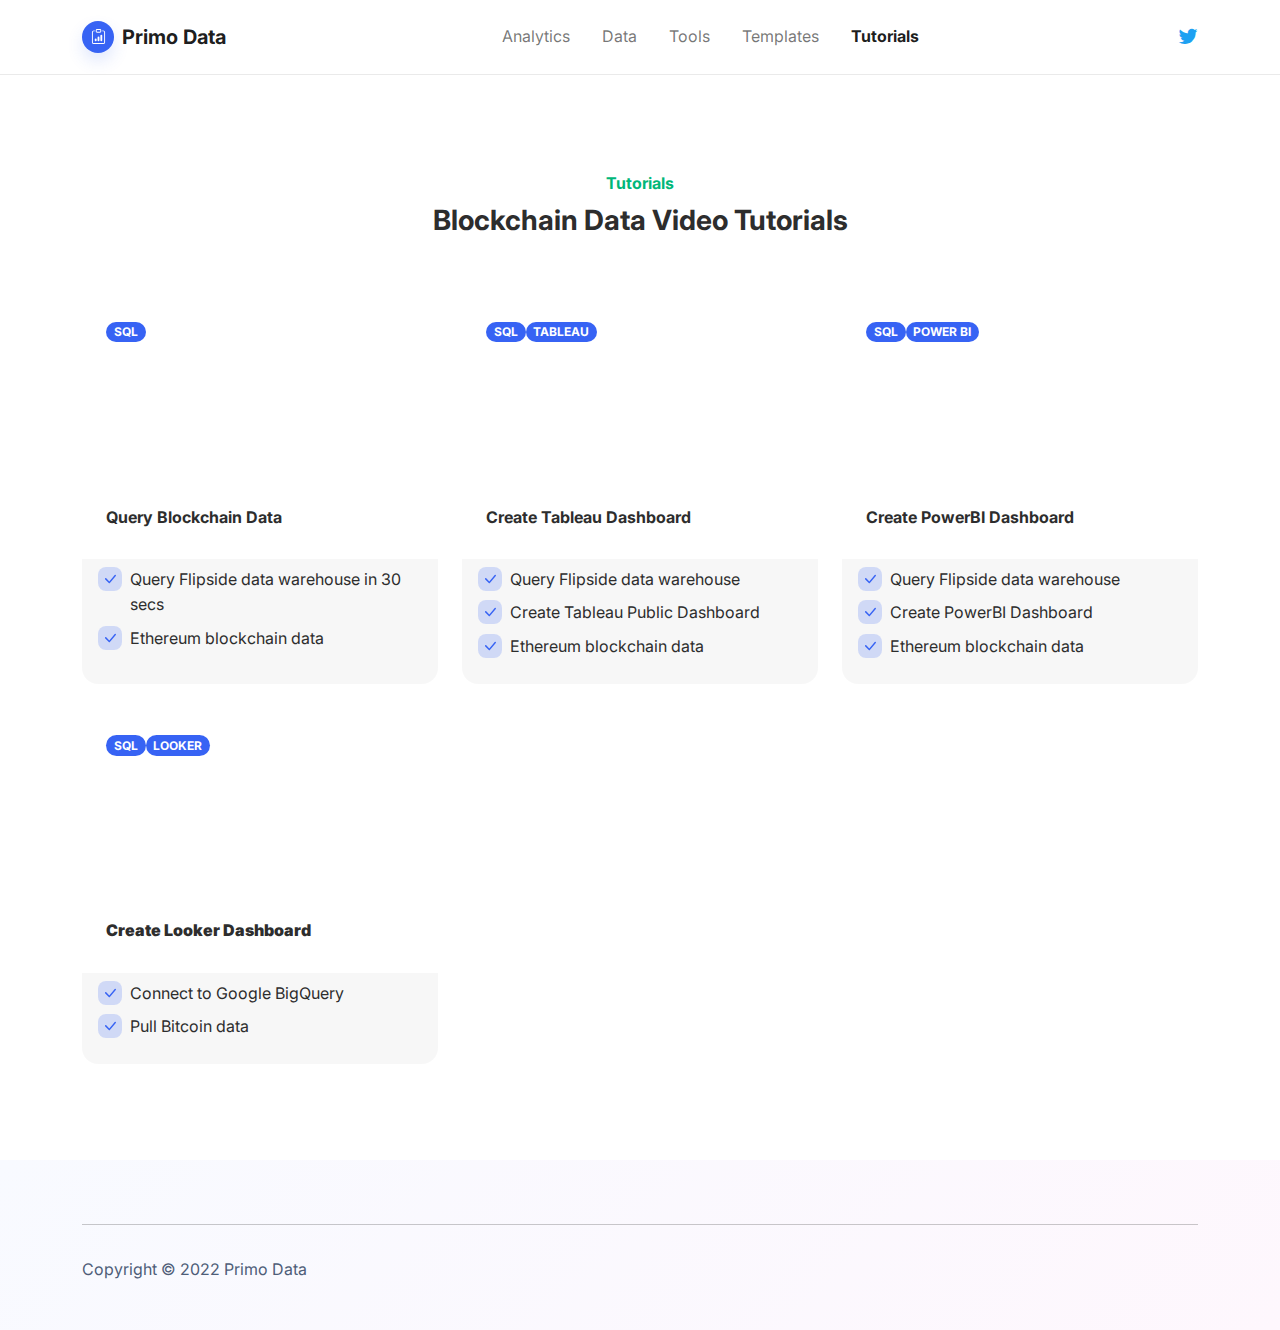
<file: tutorials.html>
<!DOCTYPE html>
<html lang="en">

<head>
    <meta charset="utf-8">
    <meta name="viewport" content="width=device-width, initial-scale=1.0, shrink-to-fit=no">
    <title>Tutorials</title>
    <link rel="icon" type="image/jpeg" sizes="72x77" href="assets/img/favicon.jpg">
    <link rel="icon" type="image/jpeg" sizes="72x77" href="assets/img/favicon.jpg">
    <link rel="stylesheet" href="assets/bootstrap/css/bootstrap.min.css">
    <link rel="stylesheet" href="https://fonts.googleapis.com/css?family=Inter:300italic,400italic,600italic,700italic,800italic,400,300,600,700,800&amp;display=swap">
    <link rel="stylesheet" href="assets/fonts/font-awesome.min.css">
    <link rel="stylesheet" href="assets/css/custom.css">
    <link rel="stylesheet" href="assets/css/Pricing-Yearly--Monthly-badges.css">
    <link rel="stylesheet" href="assets/css/Responsive-Youtube-Embed.css">
    <link rel="stylesheet" href="assets/css/Team-Horizontal-icons.css">
    <link rel="stylesheet" href="assets/css/Team-Horizontal-images.css">
</head>

<body>
    <nav class="navbar navbar-light navbar-expand-md sticky-top navbar-shrink py-3" id="mainNav">
        <div class="container"><a class="navbar-brand d-flex align-items-center" href="/index.html"><span class="bs-icon-sm bs-icon-circle bs-icon-primary shadow d-flex justify-content-center align-items-center me-2 bs-icon"><svg xmlns="http://www.w3.org/2000/svg" width="1em" height="1em" fill="currentColor" viewBox="0 0 16 16" class="bi bi-clipboard-data" style="font-size: 15px;">
                        <path d="M4 11a1 1 0 1 1 2 0v1a1 1 0 1 1-2 0v-1zm6-4a1 1 0 1 1 2 0v5a1 1 0 1 1-2 0V7zM7 9a1 1 0 0 1 2 0v3a1 1 0 1 1-2 0V9z"></path>
                        <path d="M4 1.5H3a2 2 0 0 0-2 2V14a2 2 0 0 0 2 2h10a2 2 0 0 0 2-2V3.5a2 2 0 0 0-2-2h-1v1h1a1 1 0 0 1 1 1V14a1 1 0 0 1-1 1H3a1 1 0 0 1-1-1V3.5a1 1 0 0 1 1-1h1v-1z"></path>
                        <path d="M9.5 1a.5.5 0 0 1 .5.5v1a.5.5 0 0 1-.5.5h-3a.5.5 0 0 1-.5-.5v-1a.5.5 0 0 1 .5-.5h3zm-3-1A1.5 1.5 0 0 0 5 1.5v1A1.5 1.5 0 0 0 6.5 4h3A1.5 1.5 0 0 0 11 2.5v-1A1.5 1.5 0 0 0 9.5 0h-3z"></path>
                    </svg></span><span>Primo Data</span></a><button data-bs-toggle="collapse" class="navbar-toggler" data-bs-target="#navcol-1"><span class="visually-hidden">Toggle navigation</span><span class="navbar-toggler-icon"></span></button>
            <div class="collapse navbar-collapse" id="navcol-1">
                <ul class="navbar-nav mx-auto">
                    <li class="nav-item"><a class="nav-link" href="analytics.html">Analytics</a></li>
                    <li class="nav-item"><a class="nav-link" href="data.html">Data</a></li>
                    <li class="nav-item"><a class="nav-link" href="tools.html">Tools</a></li>
                    <li class="nav-item"><a class="nav-link" href="templates.html">Templates</a></li>
                    <li class="nav-item"><a class="nav-link active" href="tutorials.html">Tutorials</a></li>
                </ul><a href="https://twitter.com/primo_data"><i class="fa fa-twitter fa-lg" style="color:#1DA1F2"></i></a>
            </div>
        </div>
    </nav>
    <section class="py-5">
        <div class="container py-5">
            <div class="row mb-4 mb-lg-5">
                <div class="col-md-8 col-xl-6 text-center mx-auto">
                    <p class="fw-bold text-success mb-2">Tutorials</p>
                    <h3 class="fw-bold">Blockchain Data Video Tutorials</h3>
                </div>
            </div>
            <div class="row gy-4 row-cols-1 row-cols-md-2 row-cols-xl-3">
                <div class="col">
                    <div class="card h-100">
                        <div class="card-body flex-grow-0 p-4"><span class="badge bg-primary text-uppercase mb-2">SQL</span><div class="embed-responsive embed-responsive-16by9">
  <iframe class="embed-responsive-item" src="https://www.youtube.com/embed/aTpaJeDpeXo?rel=0" allowfullscreen></iframe>
</div>
                            <h6 class="display-4 fw-bold card-title">Query Blockchain Data</h6>
                        </div>
                        <div class="card-footer d-flex flex-column flex-grow-1 justify-content-between">
                            <div>
                                <ul class="list-unstyled">
                                    <li class="d-flex mb-2"><span class="bs-icon-xs bs-icon-rounded bs-icon-primary-light bs-icon me-2"><svg xmlns="http://www.w3.org/2000/svg" width="1em" height="1em" fill="currentColor" viewBox="0 0 16 16" class="bi bi-check-lg">
                                                <path d="M12.736 3.97a.733.733 0 0 1 1.047 0c.286.289.29.756.01 1.05L7.88 12.01a.733.733 0 0 1-1.065.02L3.217 8.384a.757.757 0 0 1 0-1.06.733.733 0 0 1 1.047 0l3.052 3.093 5.4-6.425a.247.247 0 0 1 .02-.022Z"></path>
                                            </svg></span><span>Query Flipside data warehouse in 30 secs</span></li>
                                    <li class="d-flex mb-2"><span class="bs-icon-xs bs-icon-rounded bs-icon-primary-light bs-icon me-2"><svg xmlns="http://www.w3.org/2000/svg" width="1em" height="1em" fill="currentColor" viewBox="0 0 16 16" class="bi bi-check-lg">
                                                <path d="M12.736 3.97a.733.733 0 0 1 1.047 0c.286.289.29.756.01 1.05L7.88 12.01a.733.733 0 0 1-1.065.02L3.217 8.384a.757.757 0 0 1 0-1.06.733.733 0 0 1 1.047 0l3.052 3.093 5.4-6.425a.247.247 0 0 1 .02-.022Z"></path>
                                            </svg></span><span>Ethereum blockchain data</span></li>
                                </ul>
                            </div>
                        </div>
                    </div>
                </div>
                <div class="col">
                    <div class="card h-100">
                        <div class="card-body flex-grow-0 p-4"><span class="badge bg-primary text-uppercase mb-2">SQL</span><span class="badge bg-primary text-uppercase mb-2">Tableau</span><span class="badge bg-primary text-uppercase mb-2"></span><div class="embed-responsive embed-responsive-16by9">
  <iframe class="embed-responsive-item" src="https://www.youtube.com/embed/bV71P44vTKY?rel=0" allowfullscreen></iframe>
</div>
                            <h6 class="display-4 fw-bold card-title">Create Tableau Dashboard</h6>
                        </div>
                        <div class="card-footer d-flex flex-column flex-grow-1 justify-content-between">
                            <div>
                                <ul class="list-unstyled">
                                    <li class="d-flex mb-2"><span class="bs-icon-xs bs-icon-rounded bs-icon-primary-light bs-icon me-2"><svg xmlns="http://www.w3.org/2000/svg" width="1em" height="1em" fill="currentColor" viewBox="0 0 16 16" class="bi bi-check-lg">
                                                <path d="M12.736 3.97a.733.733 0 0 1 1.047 0c.286.289.29.756.01 1.05L7.88 12.01a.733.733 0 0 1-1.065.02L3.217 8.384a.757.757 0 0 1 0-1.06.733.733 0 0 1 1.047 0l3.052 3.093 5.4-6.425a.247.247 0 0 1 .02-.022Z"></path>
                                            </svg></span><span>Query Flipside data warehouse</span></li>
                                    <li class="d-flex mb-2"><span class="bs-icon-xs bs-icon-rounded bs-icon-primary-light bs-icon me-2"><svg xmlns="http://www.w3.org/2000/svg" width="1em" height="1em" fill="currentColor" viewBox="0 0 16 16" class="bi bi-check-lg">
                                                <path d="M12.736 3.97a.733.733 0 0 1 1.047 0c.286.289.29.756.01 1.05L7.88 12.01a.733.733 0 0 1-1.065.02L3.217 8.384a.757.757 0 0 1 0-1.06.733.733 0 0 1 1.047 0l3.052 3.093 5.4-6.425a.247.247 0 0 1 .02-.022Z"></path>
                                            </svg></span><span>Create Tableau Public Dashboard</span></li>
                                    <li class="d-flex mb-2"><span class="bs-icon-xs bs-icon-rounded bs-icon-primary-light bs-icon me-2"><svg xmlns="http://www.w3.org/2000/svg" width="1em" height="1em" fill="currentColor" viewBox="0 0 16 16" class="bi bi-check-lg">
                                                <path d="M12.736 3.97a.733.733 0 0 1 1.047 0c.286.289.29.756.01 1.05L7.88 12.01a.733.733 0 0 1-1.065.02L3.217 8.384a.757.757 0 0 1 0-1.06.733.733 0 0 1 1.047 0l3.052 3.093 5.4-6.425a.247.247 0 0 1 .02-.022Z"></path>
                                            </svg></span><span>Ethereum blockchain data</span></li>
                                </ul>
                            </div>
                        </div>
                    </div>
                </div>
                <div class="col">
                    <div class="card h-100">
                        <div class="card-body flex-grow-0 p-4"><span class="badge bg-primary text-uppercase mb-2">SQL</span><span class="badge bg-primary text-uppercase mb-2">power bi</span><div class="embed-responsive embed-responsive-16by9">
  <iframe class="embed-responsive-item" src="https://www.youtube.com/embed/lFXB4ZyYA_Q?rel=0" allowfullscreen></iframe>
</div>
                            <h6 class="display-4 fw-bold card-title">Create PowerBI Dashboard</h6>
                        </div>
                        <div class="card-footer d-flex flex-column flex-grow-1 justify-content-between">
                            <div>
                                <ul class="list-unstyled">
                                    <li class="d-flex mb-2"><span class="bs-icon-xs bs-icon-rounded bs-icon-primary-light bs-icon me-2"><svg xmlns="http://www.w3.org/2000/svg" width="1em" height="1em" fill="currentColor" viewBox="0 0 16 16" class="bi bi-check-lg">
                                                <path d="M12.736 3.97a.733.733 0 0 1 1.047 0c.286.289.29.756.01 1.05L7.88 12.01a.733.733 0 0 1-1.065.02L3.217 8.384a.757.757 0 0 1 0-1.06.733.733 0 0 1 1.047 0l3.052 3.093 5.4-6.425a.247.247 0 0 1 .02-.022Z"></path>
                                            </svg></span><span>Query Flipside data warehouse</span></li>
                                    <li class="d-flex mb-2"><span class="bs-icon-xs bs-icon-rounded bs-icon-primary-light bs-icon me-2"><svg xmlns="http://www.w3.org/2000/svg" width="1em" height="1em" fill="currentColor" viewBox="0 0 16 16" class="bi bi-check-lg">
                                                <path d="M12.736 3.97a.733.733 0 0 1 1.047 0c.286.289.29.756.01 1.05L7.88 12.01a.733.733 0 0 1-1.065.02L3.217 8.384a.757.757 0 0 1 0-1.06.733.733 0 0 1 1.047 0l3.052 3.093 5.4-6.425a.247.247 0 0 1 .02-.022Z"></path>
                                            </svg></span><span>Create PowerBI Dashboard</span></li>
                                    <li class="d-flex mb-2"><span class="bs-icon-xs bs-icon-rounded bs-icon-primary-light bs-icon me-2"><svg xmlns="http://www.w3.org/2000/svg" width="1em" height="1em" fill="currentColor" viewBox="0 0 16 16" class="bi bi-check-lg">
                                                <path d="M12.736 3.97a.733.733 0 0 1 1.047 0c.286.289.29.756.01 1.05L7.88 12.01a.733.733 0 0 1-1.065.02L3.217 8.384a.757.757 0 0 1 0-1.06.733.733 0 0 1 1.047 0l3.052 3.093 5.4-6.425a.247.247 0 0 1 .02-.022Z"></path>
                                            </svg></span><span>Ethereum blockchain data</span></li>
                                </ul>
                            </div>
                        </div>
                    </div>
                </div>
                <div class="col">
                    <div class="card h-100">
                        <div class="card-body flex-grow-0 p-4"><span class="badge bg-primary text-uppercase mb-2">SQL</span><span class="badge bg-primary text-uppercase mb-2">looker</span><div class="embed-responsive embed-responsive-16by9">
  <iframe class="embed-responsive-item" src="https://www.youtube.com/embed/_3MOmKMT6B8?rel=0" allowfullscreen></iframe>
</div>
                            <h6 class="display-4 fw-bold card-title"><strong>Create Looker Dashboard</strong><br></h6>
                        </div>
                        <div class="card-footer d-flex flex-column flex-grow-1 justify-content-between">
                            <div>
                                <ul class="list-unstyled">
                                    <li class="d-flex mb-2"><span class="bs-icon-xs bs-icon-rounded bs-icon-primary-light bs-icon me-2"><svg xmlns="http://www.w3.org/2000/svg" width="1em" height="1em" fill="currentColor" viewBox="0 0 16 16" class="bi bi-check-lg">
                                                <path d="M12.736 3.97a.733.733 0 0 1 1.047 0c.286.289.29.756.01 1.05L7.88 12.01a.733.733 0 0 1-1.065.02L3.217 8.384a.757.757 0 0 1 0-1.06.733.733 0 0 1 1.047 0l3.052 3.093 5.4-6.425a.247.247 0 0 1 .02-.022Z"></path>
                                            </svg></span><span>Connect to Google BigQuery</span></li>
                                    <li class="d-flex mb-2"><span class="bs-icon-xs bs-icon-rounded bs-icon-primary-light bs-icon me-2"><svg xmlns="http://www.w3.org/2000/svg" width="1em" height="1em" fill="currentColor" viewBox="0 0 16 16" class="bi bi-check-lg">
                                                <path d="M12.736 3.97a.733.733 0 0 1 1.047 0c.286.289.29.756.01 1.05L7.88 12.01a.733.733 0 0 1-1.065.02L3.217 8.384a.757.757 0 0 1 0-1.06.733.733 0 0 1 1.047 0l3.052 3.093 5.4-6.425a.247.247 0 0 1 .02-.022Z"></path>
                                            </svg></span><span>Pull Bitcoin data</span></li>
                                </ul>
                            </div>
                        </div>
                    </div>
                </div>
            </div>
        </div>
    </section>
    <footer class="bg-primary-gradient">
        <div class="container py-4 py-lg-5">
            <hr>
            <div class="text-muted d-flex justify-content-between align-items-center pt-3">
                <p class="mb-0">Copyright © 2022 Primo Data</p>
                <ul class="list-inline mb-0">
                    <li class="list-inline-item"></li>
                    <li class="list-inline-item"></li>
                    <li class="list-inline-item"></li>
                </ul>
            </div>
        </div>
    </footer>
    <script src="assets/bootstrap/js/bootstrap.min.js"></script>
    <script src="assets/js/bold-and-bright.js"></script>
</body>

</html>
</file>
<file: assets/css/custom.css>
.card-title {
  font-size: medium;
}
</file>
<file: assets/css/Pricing-Yearly--Monthly-badges.css>
.bg-white-300 {
  background: rgba(255, 255, 255, 0.3) !important;
}

.rounded-bottom-left {
  border-radius: 0;
  border-bottom-left-radius: .25rem!important;
}

.rounded-bottom-right {
  border-radius: 0;
  border-bottom-right-radius: .25rem!important;
}
</file>
<file: assets/css/Responsive-Youtube-Embed.css>
.video-container {
  position: relative;
  padding-bottom: 56.25%;
  padding-top: 0;
  height: 0;
  overflow: hidden;
}

.video-container iframe, .video-container object, .video-container embed {
  position: absolute;
  top: 0;
  left: 0;
  width: 100%;
  height: 100%;
}
</file>
<file: assets/css/Team-Horizontal-icons.css>
.bs-icon {
  --bs-icon-size: .75rem;
  display: flex;
  flex-shrink: 0;
  justify-content: center;
  align-items: center;
  font-size: var(--bs-icon-size);
  width: calc(var(--bs-icon-size) * 2);
  height: calc(var(--bs-icon-size) * 2);
  color: var(--bs-primary);
}

.bs-icon-xs {
  --bs-icon-size: 1rem;
  width: calc(var(--bs-icon-size) * 1.5);
  height: calc(var(--bs-icon-size) * 1.5);
}

.bs-icon-sm {
  --bs-icon-size: 1rem;
}

.bs-icon-md {
  --bs-icon-size: 1.5rem;
}

.bs-icon-lg {
  --bs-icon-size: 2rem;
}

.bs-icon-xl {
  --bs-icon-size: 2.5rem;
}

.bs-icon.bs-icon-primary {
  color: var(--bs-white);
  background: var(--bs-primary);
}

.bs-icon.bs-icon-primary-light {
  color: var(--bs-primary);
  background: rgba(var(--bs-primary-rgb), .2);
}

.bs-icon.bs-icon-semi-white {
  color: var(--bs-primary);
  background: rgba(255, 255, 255, .5);
}

.bs-icon.bs-icon-rounded {
  border-radius: .5rem;
}

.bs-icon.bs-icon-circle {
  border-radius: 50%;
}
</file>
<file: assets/css/Team-Horizontal-images.css>
.fit-cover {
  object-fit: cover;
}
</file>
